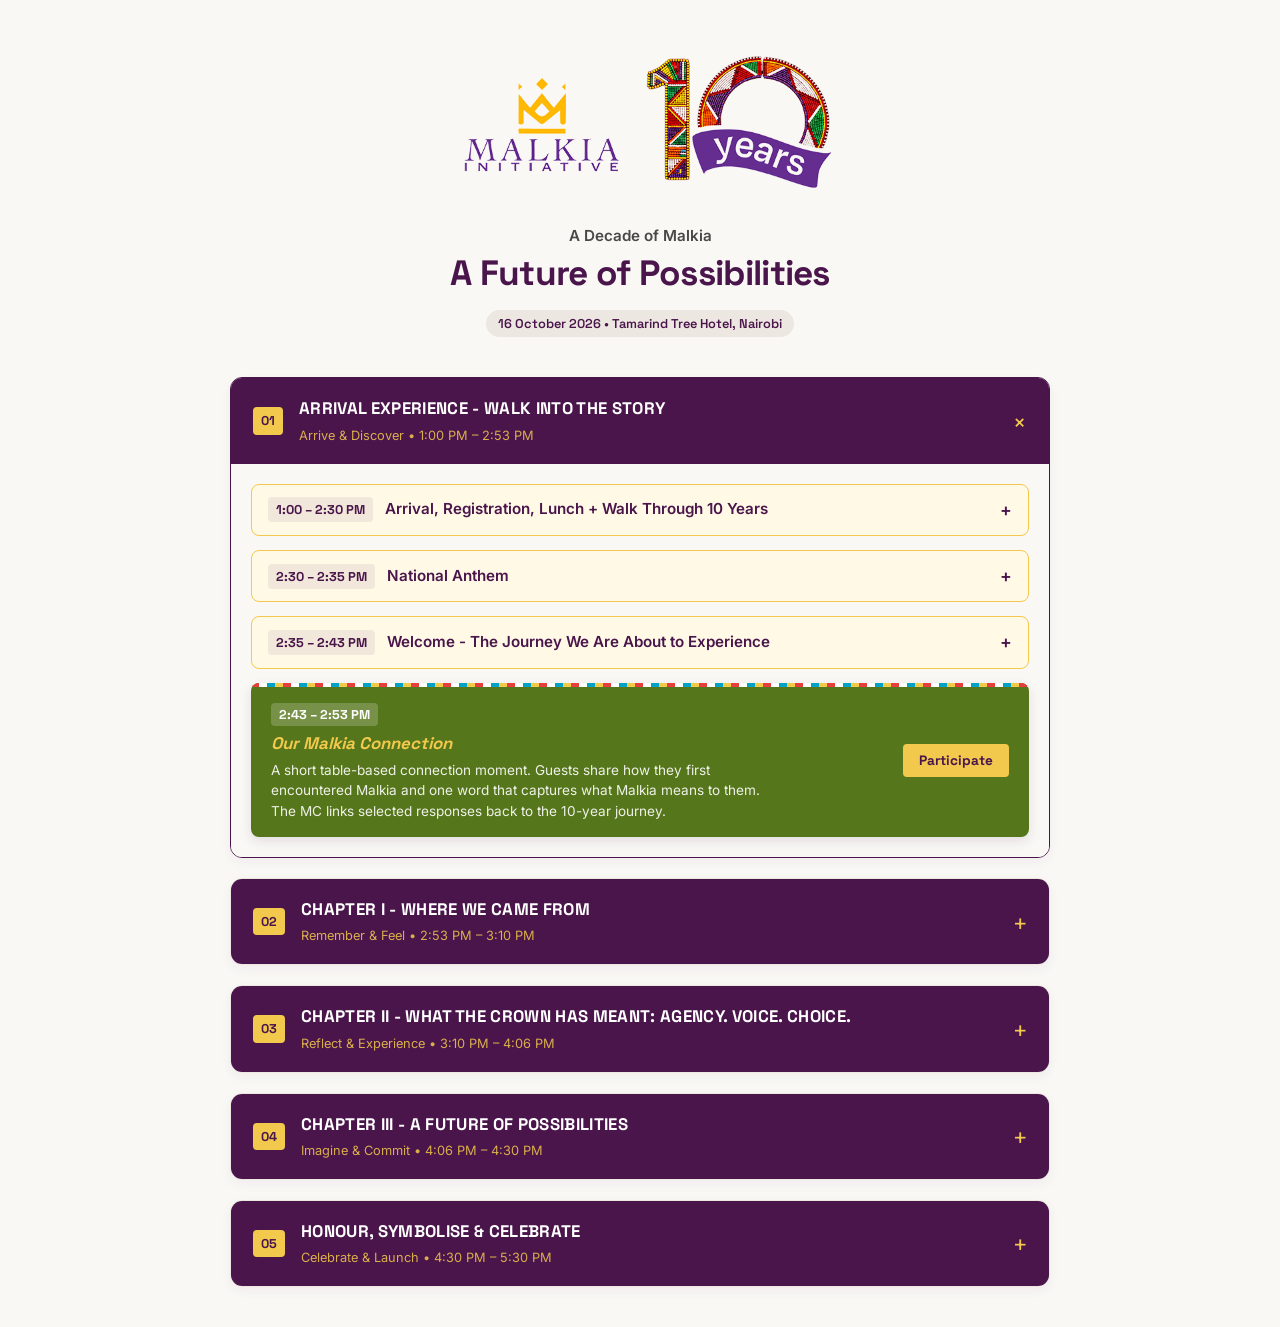
<file: @10/program/index.html>
<!DOCTYPE html>
<html lang="en">

<head>
  <meta charset="UTF-8" />
  <meta name="viewport" content="width=device-width, initial-scale=1.0" />
  <title>Malkia @10 — Immersive Event Programme</title>
  <meta name="description"
    content="A Decade of Malkia. A Future of Possibilities. 16 October 2026 at Tamarind Tree Hotel, Nairobi.">
  <link rel="shortcut icon" href="../assets/favicon/favicon.ico" type="image/x-icon">
  <!-- Typography -->
  <link rel="preconnect" href="https://fonts.googleapis.com">
  <link rel="preconnect" href="https://fonts.gstatic.com" crossorigin>
  <link
    href="https://fonts.googleapis.com/css2?family=Inter:wght@400;500;600;700&family=Space+Grotesk:wght@600;700&display=swap"
    rel="stylesheet">

  <!-- Production Modular Stylesheet -->
  <link rel="stylesheet" href="assets/css/styles.css" />

  <!-- Google tag (gtag.js) -->
  <script async src="https://www.googletagmanager.com/gtag/js?id=G-NW5PG8B0DK"></script>
  <script>
    window.dataLayer = window.dataLayer || [];
    function gtag() { dataLayer.push(arguments); }
    gtag('js', new Date());

    gtag('config', 'G-NW5PG8B0DK');
  </script>
  
</head>

<body>

  <div class="program-wrapper">
    <!-- Header with Identity Slot -->
    <header class="program-brand-header">
      <div class="brand-logo-container">
        <!-- Replace src with your official vector or raster asset -->
        <img src="assets/images/logo.png" alt="The Malkia Initiative Logo" class="brand-logo"
          onerror="this.style.display='none'" />
      </div>
      <div class="tagline-bar">A Decade of Malkia</div>
      <h1>A Future of Possibilities</h1>
      <div class="venue-meta">16 October 2026 • Tamarind Tree Hotel, Nairobi</div>
    </header>

    

    <!-- Master Dynamic Chapter Mount -->
    <main class="chapters-container" id="chaptersRoot">
      <!-- Injected via assets/js/app.js -->
    </main>
  </div>

  <!-- Interactive Engagement Modal -->
  <dialog class="interactive-modal" id="interactiveModal">
    <div class="modal-header">
      <h3 id="modalTitle">Session Interaction</h3>
      <button class="close-btn" onclick="closeModal()" aria-label="Close dialog">✕</button>
    </div>
    <form class="modal-form" id="sessionForm" onsubmit="handleFormSubmit(event)">
      <p id="modalPrompt" style="font-size: 0.85rem; color: var(--text-muted);"></p>
      <label>
        Table Number or Name:
        <input type="text" required placeholder="e.g. Table 3 / Jane Doe" />
      </label>
      <label>
        Your Input / Pledge:
        <textarea rows="4" required placeholder="Enter response..."></textarea>
      </label>
      <button type="submit" class="modal-submit-btn">Submit Contribution</button>
    </form>
  </dialog>

  <!-- Execution Engine -->
  <script src="assets/js/app.js"></script>
</body>

</html>
</file>
<file: @10/program/assets/css/styles.css>
/* ==========================================================================
   1. DESIGN TOKENS (LIGHT / DARK SYSTEM)
   ========================================================================== */
:root {
    --color-purple-900: #4A154B;
    --color-purple-800: #360F37;
    --color-purple-100: #F3EAF3;
    --color-gold-500: #F2C94C;
    --color-gold-100: #FFF9E6;
    --color-white: #FFFFFF;
    --color-neutral-100: #F9F8F5;
    --color-neutral-200: #ECE8E1;
    --color-neutral-400: #B8B2A7;
    --color-neutral-700: #4A4846;

    /* Traditional Maasai Bead Palette */
    --color-bead-red: #E53E3E;
    --color-bead-blue: #00A3C4;
    --color-bead-white: #FFFFFF;
    --color-bead-gold: #F2C94C;

    /* Component Level Variables */
    --page-bg: var(--color-neutral-100);
    --card-bg: var(--color-white);
    --text-main: var(--color-purple-900);
    --text-muted: var(--color-neutral-700);

    /* Outer Group: Chapter Component Tokens */
    --chapter-bg: var(--color-purple-900);
    --chapter-text: var(--color-white);
    --chapter-accent: var(--color-gold-500);

    /* Inner Item: Yellow-One Tokens */
    --item-bg: var(--color-gold-100);
    --item-border: var(--color-gold-500);
    --item-text: var(--color-purple-900);
}

[data-theme="dark"] {
    --page-bg: #1A081B;
    --card-bg: #270D28;
    --text-main: #FAF7F2;
    --text-muted: #D1C9BE;
    --chapter-bg: #2E0F30;
    --item-bg: #3A1B14;
    --item-border: var(--color-gold-500);
    --item-text: var(--color-gold-500);
}

/* Base Styles */
* {
    box-sizing: border-box;
    margin: 0;
    padding: 0;
}

body {
    font-family: 'Inter', sans-serif;
    background-color: var(--page-bg);
    color: var(--text-main);
    line-height: 1.5;
    padding: 40px 16px;
}

.program-wrapper {
    max-width: 820px;
    margin: 0 auto;
}

/* Header & Identity */
.program-brand-header {
    text-align: center;
    margin-bottom: 40px;
}

.brand-logo-container {
    max-width: 400px;
    margin: 0 auto 16px auto;
    display: flex;
    justify-content: center;
}

.brand-logo {
    width: 100%;
    height: auto;
    object-fit: contain;
}

.program-brand-header h1 {
    font-family: 'Space Grotesk', sans-serif;
    font-size: 2.2rem;
    letter-spacing: -0.02em;
    color: var(--color-purple-900);
}

.tagline-bar {
    font-size: 0.95rem;
    font-weight: 600;
    color: var(--text-muted);
    margin-top: 6px;
}

.venue-meta {
    display: inline-block;
    font-size: 0.8rem;
    font-family: 'Space Grotesk', monospace;
    background: var(--color-neutral-200);
    padding: 4px 12px;
    border-radius: 20px;
    margin-top: 10px;
    font-weight: 600;
}

/* Journey Progress Path */
.guest-journey-track {
    display: flex;
    justify-content: space-between;
    align-items: center;
    background: #FFF;
    border: 1px solid var(--color-neutral-200);
    padding: 10px 16px;
    border-radius: 8px;
    margin-bottom: 28px;
    font-size: 0.72rem;
    font-weight: 700;
    text-transform: uppercase;
    letter-spacing: 0.05em;
    color: var(--color-purple-900);
    overflow-x: auto;
    white-space: nowrap;
    gap: 8px;
}

.journey-step {
    opacity: 0.5;
}

.journey-step.active {
    opacity: 1;
    color: var(--color-bead-red);
}

/* ==========================================================================
   2. NESTED ACCORDION SYSTEM
   ========================================================================== */
.chapters-container {
    display: flex;
    flex-direction: column;
    gap: 20px;
}

/* Master Accordion (Chapters) */
details.chapter-group {
    background: var(--card-bg);
    border: 1px solid var(--color-neutral-200);
    border-radius: 12px;
    overflow: hidden;
    box-shadow: 0 4px 12px rgba(74, 21, 75, 0.05);
    transition: all 0.25s ease;
}

details.chapter-group[open] {
    border-color: var(--color-purple-900);
}

summary.chapter-summary {
    list-style: none;
    display: flex;
    justify-content: space-between;
    align-items: center;
    padding: 18px 22px;
    background: var(--chapter-bg);
    color: var(--chapter-text);
    cursor: pointer;
    user-select: none;
}

summary.chapter-summary::-webkit-details-marker {
    display: none;
}

.chapter-title-group {
    display: flex;
    align-items: center;
    gap: 16px;
}

.chapter-badge {
    font-family: 'Space Grotesk', sans-serif;
    font-weight: 700;
    background: var(--chapter-accent);
    color: var(--color-purple-900);
    padding: 4px 8px;
    border-radius: 4px;
    font-size: 0.8rem;
}

.chapter-text h2 {
    font-family: 'Space Grotesk', sans-serif;
    font-size: 1.05rem;
    letter-spacing: 0.02em;
}

.chapter-tagline {
    font-size: 0.8rem;
    opacity: 0.85;
    color: var(--color-gold-500);
}

.chapter-toggle-icon {
    font-size: 1.4rem;
    line-height: 1;
    color: var(--chapter-accent);
    transition: transform 0.25s ease;
}

details.chapter-group[open]>summary .chapter-toggle-icon {
    transform: rotate(45deg);
}

/* Ensure content clipping during WAAPI spring-height animations */
details.chapter-group,
details.inner-program-item {
    overflow: hidden;
}

.chapter-content-body,
.inner-body {
    will-change: height, opacity;
}

.chapter-content-body {
    padding: 20px;
    display: flex;
    flex-direction: column;
    gap: 14px;
    background: var(--page-bg);
}

/* Inner Details Item (Yellow-One Treatment) */
details.inner-program-item {
    background: var(--item-bg);
    border: 1px solid var(--item-border);
    border-radius: 8px;
    overflow: hidden;
    transition: box-shadow 0.2s ease;
}

details.inner-program-item[open] {
    box-shadow: 0 4px 10px rgba(74, 21, 75, 0.06);
}

summary.inner-summary {
    list-style: none;
    display: flex;
    justify-content: space-between;
    align-items: center;
    padding: 12px 16px;
    cursor: pointer;
    color: var(--item-text);
    font-weight: 600;
    font-size: 0.95rem;
}

summary.inner-summary::-webkit-details-marker {
    display: none;
}

.inner-meta-left {
    display: flex;
    align-items: center;
    gap: 12px;
}

.time-pill {
    font-family: 'Space Grotesk', monospace;
    font-size: 0.8rem;
    font-weight: 700;
    background: rgba(74, 21, 75, 0.08);
    padding: 3px 8px;
    border-radius: 4px;
    white-space: nowrap;
}

.inner-indicator {
    font-size: 1.1rem;
    transition: transform 0.2s ease;
}

details.inner-program-item[open] summary .inner-indicator {
    transform: rotate(45deg);
}

.inner-body {
    padding: 0 16px 14px 16px;
    font-size: 0.9rem;
    color: var(--text-muted);
    border-top: 1px dashed rgba(242, 201, 76, 0.5);
    margin-top: 4px;
    padding-top: 10px;
}

.lead-pill {
    display: inline-block;
    margin-top: 8px;
    font-size: 0.75rem;
    font-weight: 700;
    color: var(--color-purple-900);
    background: #FFF;
    border: 1px solid var(--item-border);
    padding: 2px 6px;
    border-radius: 4px;
}

/* ==========================================================================
   3. INTERACTIVE BEAD DIVIDERS
   ========================================================================== */
.program-divider {
    background: #56761b;
    color: #FFF;
    border-radius: 8px;
    padding: 16px 20px;
    position: relative;
    overflow: hidden;
    box-shadow: 0 4px 12px rgba(74, 21, 75, 0.12);
}

.program-divider::before {
    content: "";
    position: absolute;
    top: 0;
    left: 0;
    right: 0;
    height: 4px;
    background: repeating-linear-gradient(90deg,
            var(--color-bead-red) 0px, var(--color-bead-red) 8px,
            var(--color-bead-white) 8px, var(--color-bead-white) 16px,
            var(--color-bead-blue) 16px, var(--color-bead-blue) 24px,
            var(--color-bead-gold) 24px, var(--color-bead-gold) 32px);
}

.divider-flex {
    display: flex;
    justify-content: space-between;
    align-items: center;
    flex-wrap: wrap;
    gap: 12px;
    margin-top: 2px;
}

.divider-text h4 {
    font-family: 'Space Grotesk', sans-serif;
    font-size: 1.05rem;
    font-style: italic;
    color: var(--color-gold-500);
}

.divider-text p {
    font-size: 0.85rem;
    opacity: 0.9;
    max-width: 500px;
    margin-top: 4px;
}

.divider-action-btn {
    background: var(--color-gold-500);
    color: var(--color-purple-900);
    border: none;
    font-family: 'Space Grotesk', sans-serif;
    font-weight: 700;
    font-size: 0.85rem;
    padding: 8px 16px;
    border-radius: 4px;
    cursor: pointer;
    transition: transform 0.1s ease, filter 0.2s ease;
}

.divider-action-btn:hover {
    filter: brightness(1.08);
    transform: translateY(-1px);
}

/* ==========================================================================
   4. INTERACTIVE ENGAGEMENT DIALOG (MODAL)
   ========================================================================== */
dialog.interactive-modal {
    border: none;
    border-radius: 12px;
    padding: 24px;
    max-width: 480px;
    width: 90vw;
    margin: auto;
    box-shadow: 0 16px 40px rgba(0, 0, 0, 0.35);
    background: #FFF;
    color: var(--color-purple-900);
}

dialog.interactive-modal::backdrop {
    background: rgba(74, 21, 75, 0.6);
    backdrop-filter: blur(4px);
}

.modal-header {
    display: flex;
    justify-content: space-between;
    align-items: center;
    margin-bottom: 14px;
}

.modal-header h3 {
    font-family: 'Space Grotesk', sans-serif;
}

.close-btn {
    background: none;
    border: none;
    font-size: 1.25rem;
    cursor: pointer;
}

.modal-form {
    display: flex;
    flex-direction: column;
    gap: 12px;
}

.modal-form label {
    font-size: 0.85rem;
    font-weight: 600;
    display: flex;
    flex-direction: column;
    gap: 4px;
}

.modal-form input,
.modal-form textarea {
    padding: 10px;
    border: 1px solid var(--color-neutral-400);
    border-radius: 4px;
    font-family: inherit;
}

.modal-submit-btn {
    background: var(--color-purple-900);
    color: #FFF;
    border: none;
    padding: 10px;
    border-radius: 4px;
    font-family: 'Space Grotesk', sans-serif;
    font-weight: 700;
    cursor: pointer;
}
</file>
